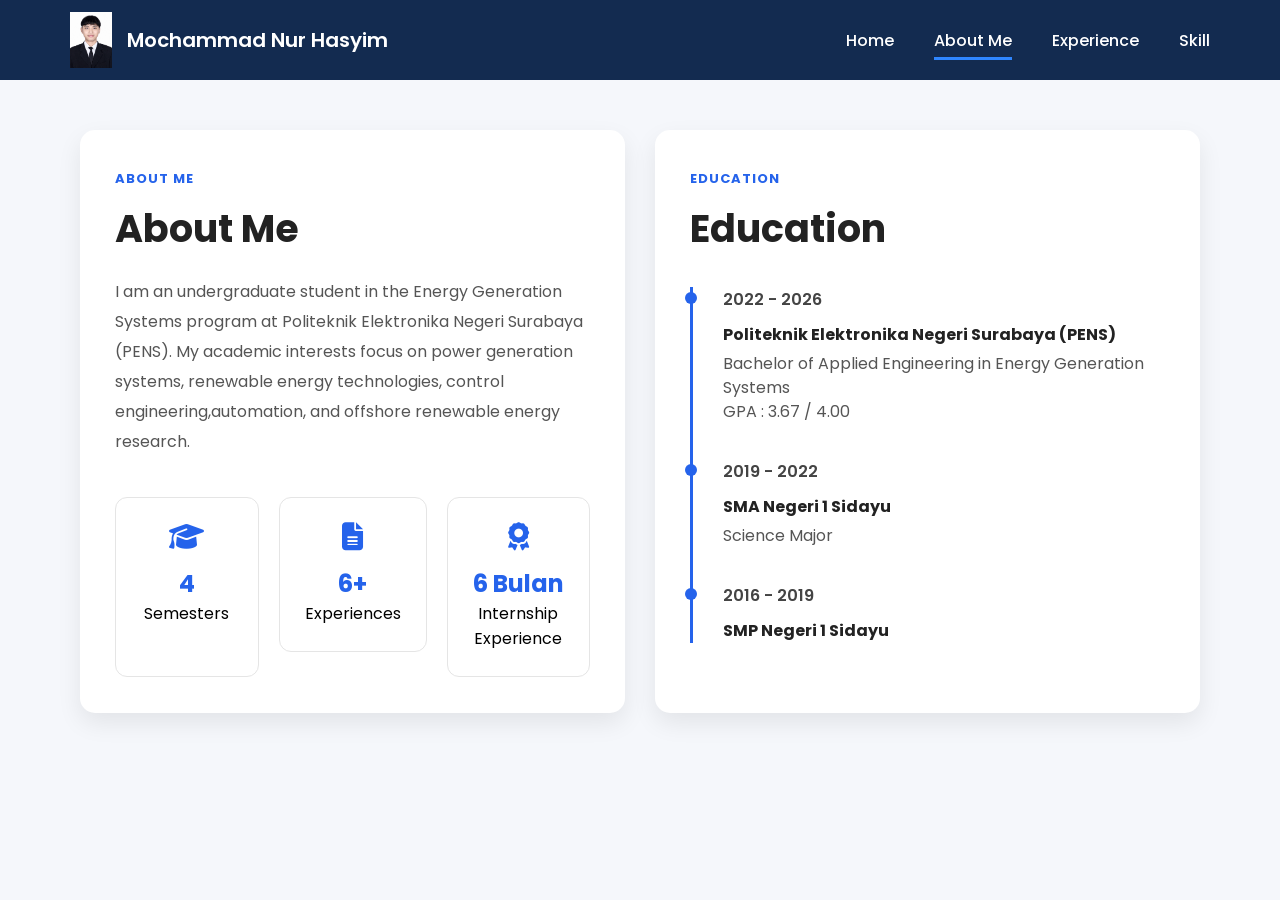
<file: about me.html>
<!DOCTYPE html>
<html lang="en">

<head>

<meta charset="UTF-8">

<meta name="viewport" content="width=device-width, initial-scale=1.0">

<title>About Me</title>

<link rel="stylesheet" href="css about me.css">

<link rel="preconnect" href="https://fonts.googleapis.com">

<link rel="preconnect" href="https://fonts.gstatic.com" crossorigin>

<link href="https://fonts.googleapis.com/css2?family=Poppins:wght@300;400;500;600;700;800&display=swap" rel="stylesheet">

<link rel="stylesheet"
href="https://cdnjs.cloudflare.com/ajax/libs/font-awesome/6.6.0/css/all.min.css">

</head>

<body>

 <header>

  <div class="navbar">

   <div class="logo">

    <img src="background/foto diri.jpg">

    <span>Mochammad Nur Hasyim</span>

 </div>

<nav>

 <ul>

  <li><a href="index.html">Home</a></li>

<li><a href="about.html" class="active">About Me</a></li>

<li><a href="project.html">Experience</a></li>

<li><a href="skill.html">Skill</a></li>

</ul>

</nav>

</div>

</header>

<section class="about">

<div class="about-left">

<span class="small-title">

ABOUT ME

</span>

<h1>About Me</h1>

<p>

I am an undergraduate student in the Energy Generation Systems
program at Politeknik Elektronika Negeri Surabaya (PENS).
My academic interests focus on power generation systems,
renewable energy technologies, control engineering,automation, 
and offshore renewable energy research.

</p>

<div class="cards">

<div class="card">

<i class="fa-solid fa-graduation-cap"></i>

<h2>4</h2>

<span>Semesters</span>

</div>

<a href="project.html" class="card-link">

    <div class="card">

        <i class="fa-solid fa-file-lines"></i>

        <h2>6+</h2>

        <span>Experiences</span>

    </div>

</a>

<a href="pltu.html" class="card-link">

    <div class="card">

        <i class="fa-solid fa-award"></i>

        <h2>6 Bulan</h2>

        <span>Internship Experience</span>
    </div>

</a>

</div>

</div>

<div class="about-right">

<span class="small-title">

EDUCATION

</span>

<h1>Education</h1>

<div class="timeline">

<div class="item">

<div class="circle"></div>

<div class="year">

2022 - 2026

</div>

<div class="text">

<b>Politeknik Elektronika Negeri Surabaya (PENS)</b>

<p>Bachelor of Applied Engineering in Energy Generation Systems</p>

<p>GPA : 3.67 / 4.00</p>

</div>

</div>

<div class="item">

<div class="circle"></div>

<div class="year">

2019 - 2022

</div>

<div class="text">

<b>SMA Negeri 1 Sidayu</b>

<p>Science Major</p>

</div>

</div>

<div class="item">

<div class="circle"></div>

<div class="year">

2016 - 2019

</div>

<div class="text">

<b>SMP Negeri 1 Sidayu</b>

</div>

</div>

</div>

</div>

</section>

</body>

</html>
</file>
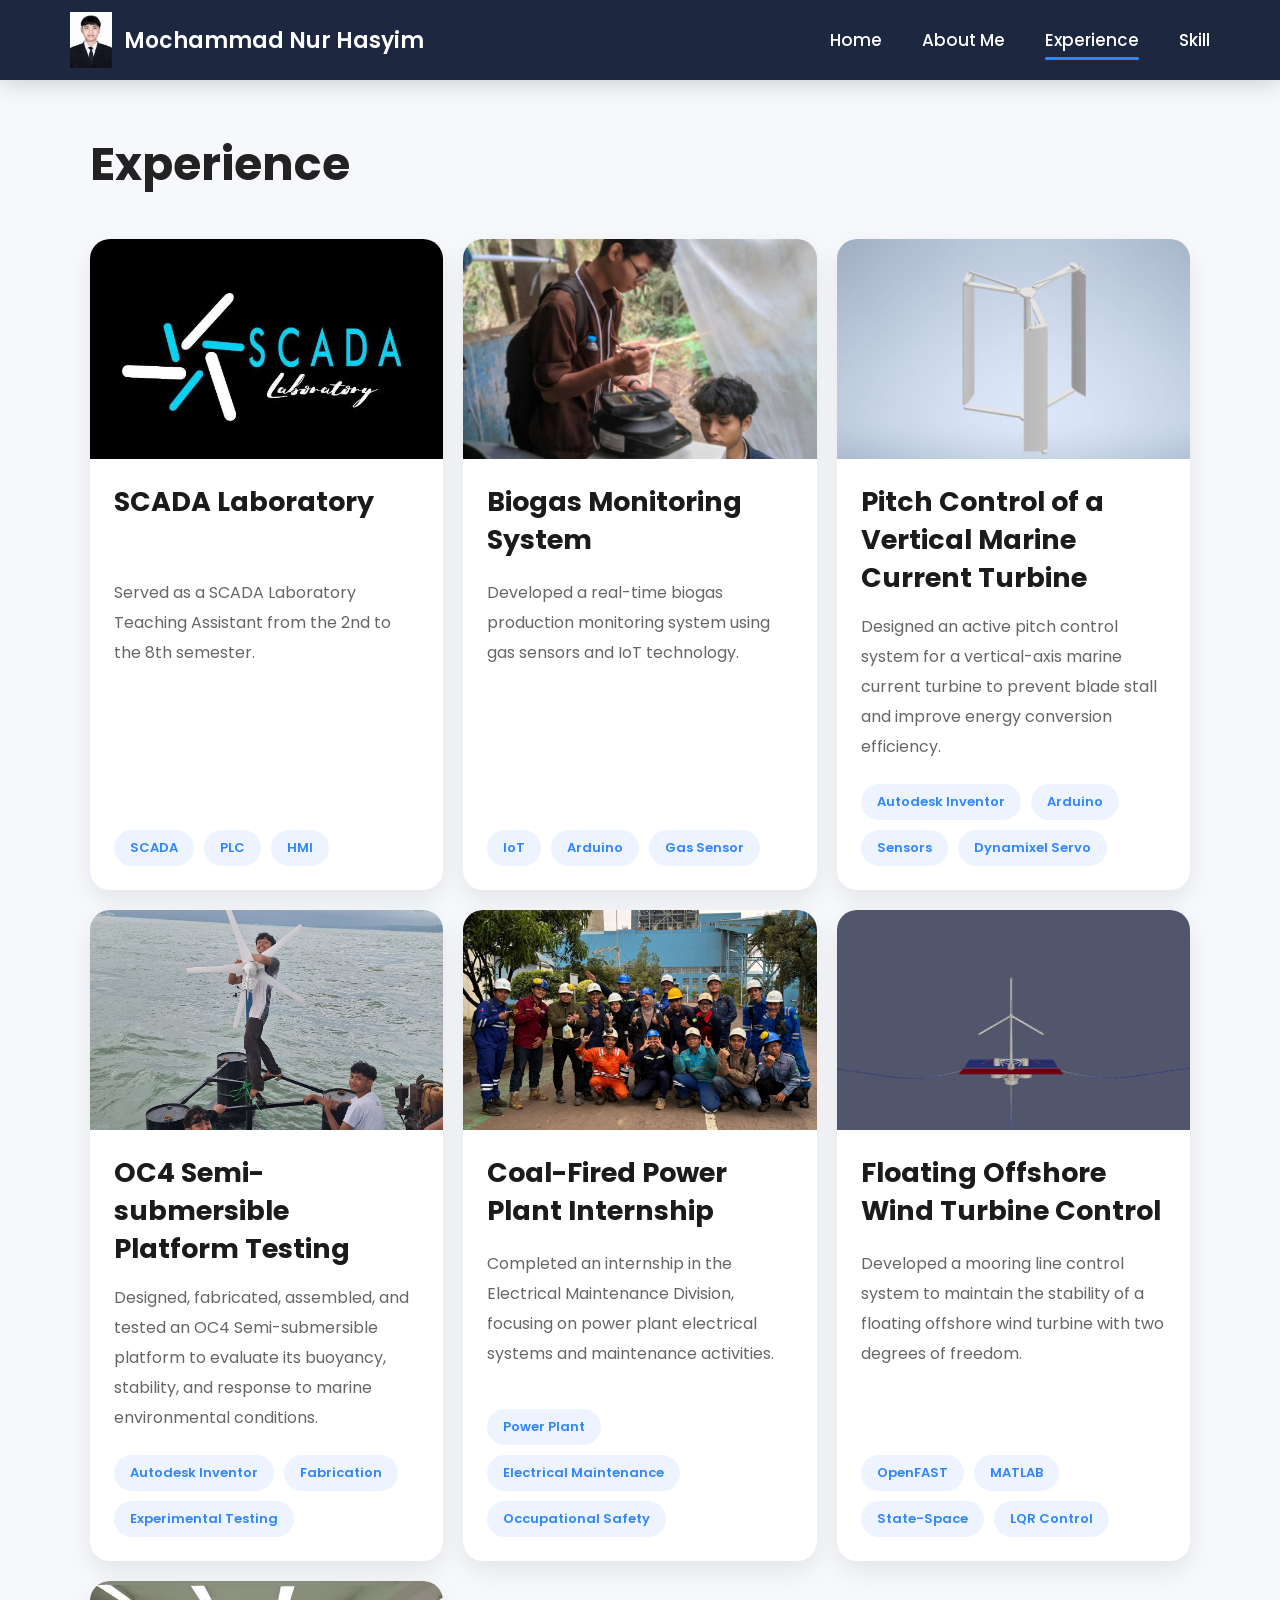
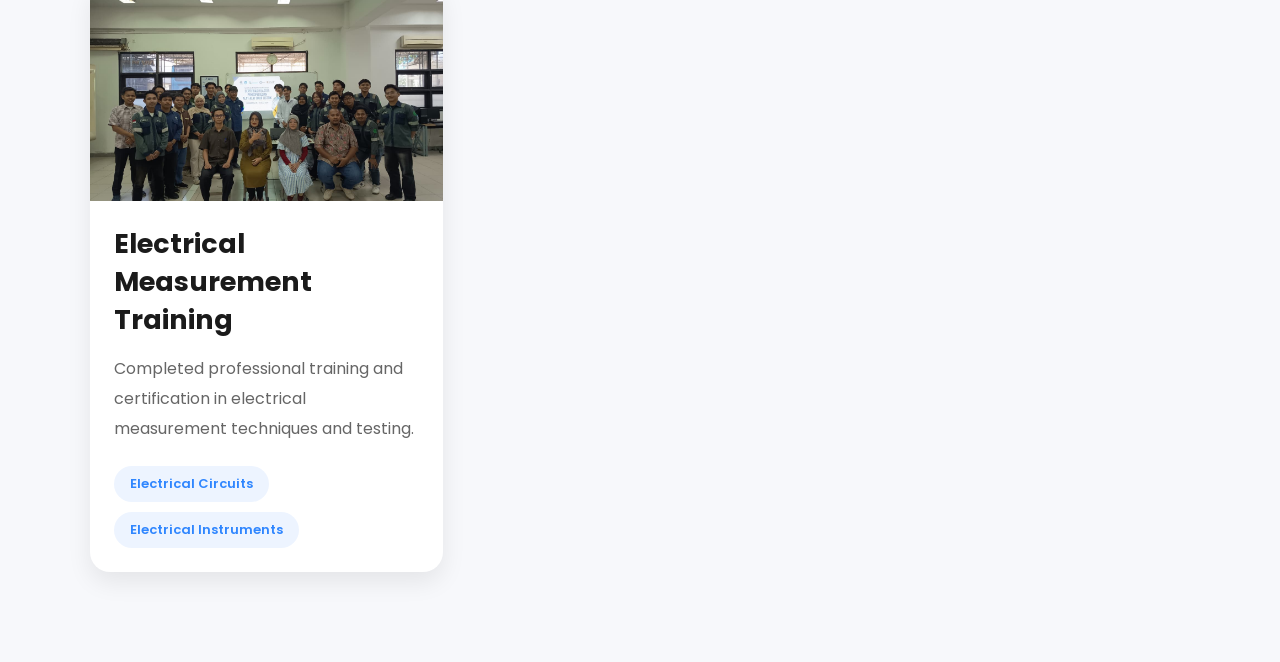
<file: project.html>
<!DOCTYPE html>
<html lang="en">

<head>

    <meta charset="UTF-8">

    <meta name="viewport" content="width=device-width, initial-scale=1.0">

    <title>Project</title>

    <link rel="stylesheet" href="css project.css">

    <link rel="preconnect" href="https://fonts.googleapis.com">

    <link rel="preconnect" href="https://fonts.gstatic.com" crossorigin>

    <link href="https://fonts.googleapis.com/css2?family=Poppins:wght@300;400;500;600;700;800&display=swap" rel="stylesheet">

</head>

<body>

<header>

    <div class="navbar">

        <div class="logo">

            <img src="background/foto diri.jpg">

            <span>Mochammad Nur Hasyim</span>

        </div>

        <nav>

            <ul>

                <li><a href="index.html">Home</a></li>

                <li><a href="about me.html">About Me</a></li>

                <li><a href="project.html" class="active">Experience</a></li>

                <li><a href="skill.html">Skill</a></li>

            </ul>

        </nav>

    </div>

</header>

<section class="project" id="project">

    <h1 class="reveal">
        Experience
    </h1>

    <div class="project-grid">

                <!-- CARD 1 -->

        <a href="https://webdevscada.github.io/laboratoriumscada/" class="project-link reveal-card">

            <div class="project-card">

                <img id="img2" src="pelatihan/scada.jpeg">

                <div class="content">

                    <h3>SCADA Laboratory</h3>

                    <p>
                        Served as a SCADA Laboratory Teaching Assistant
                        from the 2nd to the 8th semester.
                    </p>

                    <div class="tag">
                        <span>SCADA</span>
                        <span>PLC</span>
                        <span>HMI</span>
                    </div>

                </div>

            </div>

        </a>

        <!--CARD 2-->

        <a href="Biogas.html" class="project-link reveal-card">

            <div class="project-card">

                <img id="img1" src="biogas/biogas 1.jpg">

                <div class="content">

                    <h3>Biogas Monitoring System</h3>

                    <p>
                        Developed a real-time biogas production monitoring
                        system using gas sensors and IoT technology.
                    </p>

                    <div class="tag">
                        <span>IoT</span>
                        <span>Arduino</span>
                        <span>Gas Sensor</span>
                    </div>

                </div>

            </div>

        </a>

        <!-- CARD 3 -->

        <a href="control pitch.html" class="project-link reveal-card">

            <div class="project-card">

                <img id="img3" src="pitch/desain.jpeg">

                <div class="content">

                    <h3>Pitch Control of a Vertical Marine Current Turbine</h3>

                    <p>
                        Designed an active pitch control system for a
                        vertical-axis marine current turbine to prevent
                        blade stall and improve energy conversion efficiency.
                    </p>

                    <div class="tag">
                        <span>Autodesk Inventor</span>
                        <span>Arduino</span>
                        <span>Sensors</span>
                        <span>Dynamixel Servo</span>
                    </div>

                </div>

            </div>

        </a>

        <!-- CARD 4 -->

        <a href="platform.html" class="project-link reveal-card">

            <div class="project-card">

                <img id="img3" src="platform/foto 2.jpg">

                <div class="content">

                    <h3>OC4 Semi-submersible Platform Testing</h3>

                    <p>
                    Designed, fabricated, assembled, and tested an OC4
                    Semi-submersible platform to evaluate its buoyancy,
                    stability, and response to marine environmental conditions.
                    </p>

                    <div class="tag">
                        <span>Autodesk Inventor</span>
                        <span>Fabrication</span>
                        <span>Experimental Testing</span>
                    </div>

                </div>

            </div>

        </a>

                <!-- CARD 5 -->

        <a href="PLTU.html" class="project-link reveal-card">

            <div class="project-card">

                <img id="img3" src="PLTU/tumbnile.jpeg">

                <div class="content">

                        <h3>Coal-Fired Power Plant Internship</h3>

                        <p>
                            Completed an internship in the Electrical
                            Maintenance Division, focusing on power plant
                            electrical systems and maintenance activities.
                        </p>

                        <div class="tag">
                            <span>Power Plant</span>
                            <span>Electrical Maintenance</span>
                            <span>Occupational Safety</span>
                        </div>

                </div>

            </div>

        </a>

         <!-- CARD 6 -->

        <a href="control fowt.html" class="project-link reveal-card">

            <div class="project-card">

                <img id="img3" src="control fowt/visual gelombang.png">

                <div class="content">

                    <h3>Floating Offshore Wind Turbine Control</h3>

                    <p>
                        Developed a mooring line control system to
                        maintain the stability of a floating offshore
                        wind turbine with two degrees of freedom.
                    </p>

                    <div class="tag">
                        <span>OpenFAST</span>
                        <span>MATLAB</span>
                        <span>State-Space</span>
                        <span>LQR Control</span>
                    </div>

                </div>

            </div>

        </a>

        <!-- CARD 5 -->

        <a href="pelatihan.html" class="project-link reveal-card">

            <div class="project-card">

                <img id="img3" src="pelatihan/pelatihan 1.jpeg">

                <div class="content">

                    <h3>Electrical Measurement Training</h3>

                    <p>
                        Completed professional training and certification
                        in electrical measurement techniques and testing.
                    </p>

                    <div class="tag">
                        <span>Electrical Circuits</span>
                        <span>Electrical Instruments</span>
                    </div>

                </div>

            </div>

        </a>
    </div>

</section>

<script src="js project.js"></script>

</body>

</html>
</file>
<file: css about me.css>
*{

margin:0;

padding:0;

box-sizing:border-box;

font-family:'Poppins',sans-serif;

}

body{

background:#f5f7fb;

}

/* ====================== */

header{

position:fixed;

top:0;

width:100%;

z-index:1000;

}

.navbar{

height:80px;

display:flex;

justify-content:space-between;

align-items:center;

padding:0 70px;

background:#132b50;

}

.logo{

display:flex;

align-items:center;

gap:15px;

}

.logo img{

width:42px;

}

.logo span{

font-size:20px;

font-weight:600;

color:white;

}

nav ul{

display:flex;

gap:40px;

list-style:none;

}

nav a{

text-decoration:none;

color:white;

font-weight:500;

position:relative;

padding-bottom:8px;

}

nav a::after{

content:"";

position:absolute;

left:50%;

bottom:0;

transform:translateX(-50%);

width:0;

height:3px;

background:#2f86ff;

transition:.3s;

}

nav a:hover::after{

width:100%;

}

nav a.active::after{

width:100%;

}

/* ====================== */

.about{

padding:130px 80px;

display:grid;

grid-template-columns:1fr 1fr;

gap:30px;

}

.about-left,

.about-right{

background:white;

padding:35px;

border-radius:15px;

box-shadow:0 10px 25px rgba(0,0,0,.08);

}

.small-title{

color:#2563eb;

font-size:13px;

font-weight:700;

letter-spacing:1px;

}

.about h1{

margin:10px 0 20px;

font-size:38px;

color:#222;

}

.about p{

line-height:30px;

color:#555;

}

/* CARD */

.cards{

display:grid;

grid-template-columns:repeat(3,1fr);

gap:20px;

margin-top:40px;

}

.card{

border:1px solid #e5e5e5;

border-radius:12px;

padding:25px;

text-align:center;

}

.card i{

font-size:28px;

color:#2563eb;

margin-bottom:15px;

}

.card h2{

color:#2563eb;

}

/* TIMELINE */

.timeline{

margin-top:30px;

border-left:3px solid #2563eb;

padding-left:30px;

}

.item{

position:relative;

margin-bottom:35px;

}

.circle{

position:absolute;

left:-38px;

top:5px;

width:12px;

height:12px;

border-radius:50%;

background:#2563eb;

}

.year{

font-weight:600;

margin-bottom:10px;

color:#444;

}

.text b{

display:block;

margin-bottom:5px;

color:#222;

}

.text p{

line-height:24px;

}

.card-link{

    text-decoration:none;

    color:inherit;

    display:block;

}

.card-link:hover .card{

    transform:translateY(-6px);

    box-shadow:0 12px 25px rgba(0,0,0,.12);

}
</file>
<file: css project.css>
/* ==========================================
                RESET
========================================== */

*{
    margin:0;
    padding:0;
    box-sizing:border-box;
    font-family:'Poppins',sans-serif;
}

html{
    scroll-behavior:smooth;
}

body{
    background:#f7f8fb;
    color:#222;
    overflow-x:hidden;
}

/* ==========================================
                HEADER
========================================== */

header{
    position:fixed;
    top:0;
    left:0;
    width:100%;
    z-index:1000;
}

.navbar{

    width:100%;
    height:80px;

    display:flex;
    justify-content:space-between;
    align-items:center;

    padding:0 70px;

    background:rgba(10,22,48,.92);

    backdrop-filter:blur(12px);

    box-shadow:0 5px 20px rgba(0,0,0,.15);

}

/* ==========================================
                LOGO
========================================== */

.logo{

    display:flex;
    align-items:center;
    gap:12px;

}

.logo img{

    width:42px;

}

.logo span{

    color:white;
    font-size:22px;
    font-weight:600;

}

/* ==========================================
                NAVBAR
========================================== */

nav ul{

    display:flex;
    list-style:none;
    gap:40px;

}

nav ul li{

    list-style:none;

}

nav ul li a{

    color:white;
    text-decoration:none;
    font-size:17px;
    font-weight:500;

    position:relative;

    transition:.3s;

}

nav ul li a:hover{

    color:#4aa7ff;

}

nav ul li a::after{

    content:"";

    position:absolute;

    left:50%;
    bottom:-8px;

    transform:translateX(-50%);

    width:0;
    height:3px;

    border-radius:30px;

    background:#2f86ff;

    transition:.35s;

}

nav ul li a:hover::after{

    width:100%;

}

nav ul li a.active::after{

    width:100%;

}

/* ==========================================
            PROJECT SECTION
========================================== */

.project{

    padding:130px 90px 90px;

}

.small-title{

    display:block;

    color:#2f86ff;

    font-size:14px;

    font-weight:700;

    letter-spacing:2px;

    margin-bottom:10px;

}

.project h1{

    font-size:46px;

    margin-bottom:40px;

    font-weight:700;

}

/* ==========================================
            PROJECT GRID
========================================== */

.project-grid{

    display:grid;

    grid-template-columns:
    repeat(auto-fit,minmax(300px,1fr));

    gap:20px;

}

/* ==========================================
                LINK
========================================== */

.project-link{

    text-decoration:none;
    color:inherit;

}

/* ==========================================
                PROJECT CARD
========================================== */

.project-card{

    display:flex;

    flex-direction:column;

    height:100%;

    min-height:500px;

    background:#fff;

    border-radius:20px;

    overflow:hidden;

    box-shadow:0 10px 25px rgba(0,0,0,.08);

    transition:
    transform .45s ease,
    box-shadow .45s ease;

}

/* Hover Card */

.project-card:hover{

    transform:translateY(-10px);

    box-shadow:0 20px 45px rgba(0,0,0,.15);

}

/* ==========================================
                    IMAGE
========================================== */

.project-card img{

    width:100%;

    height:220px;

    object-fit:cover;

    transition:
    transform .8s ease,
    opacity .4s ease;

}

.project-card:hover img{

    transform:scale(1.08);

}

/* ==========================================
                CONTENT
========================================== */

.content{

    display:flex;

    flex-direction:column;

    flex:1;

    padding:24px;

}

/* ==========================================
                    TITLE
========================================== */

.content h3{

    font-size:27px;

    line-height:38px;

    margin-bottom:15px;

    color:#1b1b1b;

    min-height:80px;

}

/* ==========================================
                DESCRIPTION
========================================== */

.content p{

    color:#666;

    line-height:30px;

    flex:1;

    margin-bottom:22px;

}

/* ==========================================
                    TAG
========================================== */

.tag{

    display:flex;

    flex-wrap:wrap;

    gap:10px;

    margin-top:auto;

}

.tag span{

    padding:8px 16px;

    border-radius:50px;

    background:#edf4ff;

    color:#2f86ff;

    font-size:13px;

    font-weight:600;

    transition:.35s;

}

.project-card:hover .tag span{

    background:#2f86ff;

    color:white;

}

/* ==========================================
            REVEAL ANIMATION
========================================== */

.reveal{

    opacity:0;

    transform:translateY(45px);

    transition:all .8s ease;

}

.reveal.show{

    opacity:1;

    transform:translateY(0);

}

/* ==========================================
        CARD APPEAR ANIMATION
========================================== */

.reveal-card{

    opacity:0;

    transform:translateY(70px);

    transition:
    opacity .8s ease,
    transform .8s ease;

}

.reveal-card.show{

    opacity:1;

    transform:translateY(0);

}

/* ==========================================
        CONTENT ANIMATION
========================================== */

.project-card img,

.project-card h3,

.project-card p,

.project-card .tag{

    opacity:0;

    transform:translateY(18px);

}

/* Image */

.reveal-card.show img{

    opacity:1;

    transform:translateY(0);

    transition:
    opacity .6s ease,
    transform .6s ease;

    transition-delay:.15s;

}

/* Title */

.reveal-card.show h3{

    opacity:1;

    transform:translateY(0);

    transition:
    opacity .6s ease,
    transform .6s ease;

    transition-delay:.30s;

}

/* Paragraph */

.reveal-card.show p{

    opacity:1;

    transform:translateY(0);

    transition:
    opacity .6s ease,
    transform .6s ease;

    transition-delay:.45s;

}

/* Tag */

.reveal-card.show .tag{

    opacity:1;

    transform:translateY(0);

    transition:
    opacity .6s ease,
    transform .6s ease;

    transition-delay:.60s;

}

/* ==========================================
        RESPONSIVE
========================================== */

@media(max-width:1200px){

.project-grid{

    grid-template-columns:
    repeat(2,minmax(300px,1fr));

}

}

@media(max-width:992px){

.project{

    padding:120px 35px 60px;

}

.project-grid{

    grid-template-columns:1fr;

}

.navbar{

    padding:0 25px;

}

nav ul{

    gap:20px;

}

.logo span{

    font-size:18px;

}

}

@media(max-width:768px){

.project{

    padding:110px 20px 40px;

}

.project h1{

    font-size:38px;

}

.project-card{

    min-height:460px;

}

.project-card img{

    height:200px;

}

.content h3{

    font-size:23px;

    line-height:34px;

}

.content p{

    line-height:28px;

}

}

@media(max-width:500px){

.navbar{

    height:70px;

    padding:0 15px;

}

.logo img{

    width:35px;

}

.logo span{

    display:none;

}

nav ul{

    gap:15px;

}

nav ul li a{

    font-size:14px;

}

.project{

    padding-top:100px;

}

.project h1{

    font-size:32px;

}

.project-card{

    min-height:430px;

}

.content{

    padding:18px;

}

.content h3{

    font-size:21px;

    line-height:30px;

}

.tag span{

    font-size:12px;

    padding:7px 14px;

}

}
</file>
